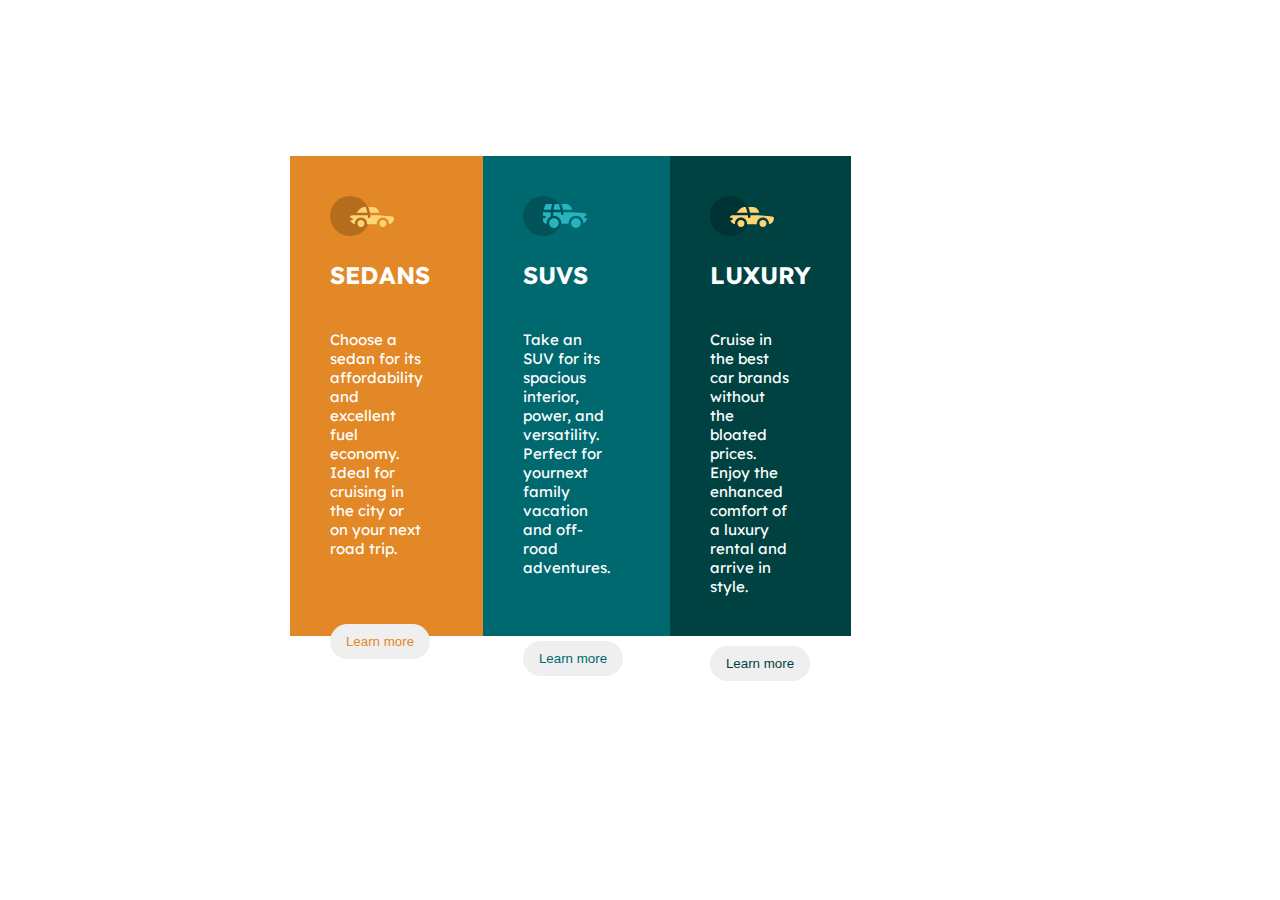
<file: Flexcard/index.html>
<!DOCTYPE html>
    <html lang="en">
    <head>
        <meta charset="UTF-8">
        <meta http-equiv="X-UA-Compatible" content="IE=edge">
        <meta name="viewport" content="width=device-width, initial-scale=1.0">
        <title>Flexcard</title>
        <link rel="stylesheet" type="text/css" href="style.css">
        <link rel="preconnect" href="https://fonts.googleapis.com">
        <link rel="preconnect" href="https://fonts.gstatic.com" crossorigin>
        <link href="https://fonts.googleapis.com/css2?family=Lexend+Deca&display=swap" rel="stylesheet">
    </head>
    <body>
        
        <main>
            <div class="flex-container">
                <div class="flex-items">
                    <div class="item-1">
                        <img src="images/icon-sedans.svg" alt="sedan-logo">
                        <h2>SEDANS</h2>
                        <p>
                            Choose a sedan for its affordability and excellent fuel economy.
                            Ideal for cruising in the city or on your next road trip.
                        </p>
                        <button type="button" class="btn">Learn more</button>
                    </div>
                    <div class="item-2">
                        <img src="images/icon-suvs.svg" alt="sedan-logo">
                        <h2>SUVS</h2>
                        <p>
                           Take an SUV for its spacious interior, power, and versatility.
                           Perfect for yournext family vacation and off-road adventures.
                        </p>
                        <button type="button" class="btn-1">Learn more</button>
                    </div>
                    <div class="item-3">
                        <img src="images/icon-sedans.svg" alt="sedan-logo">
                        <h2>LUXURY</h2>
                        <p>
                           Cruise in the best car brands without the bloated prices.
                           Enjoy the enhanced comfort of a luxury rental and arrive in style.
                        </p>
                        <button type="button" class="btn-2">Learn more</button>
                    </div>
                </div>
            </div>
        </main>
    </body>
    </html>
</file>
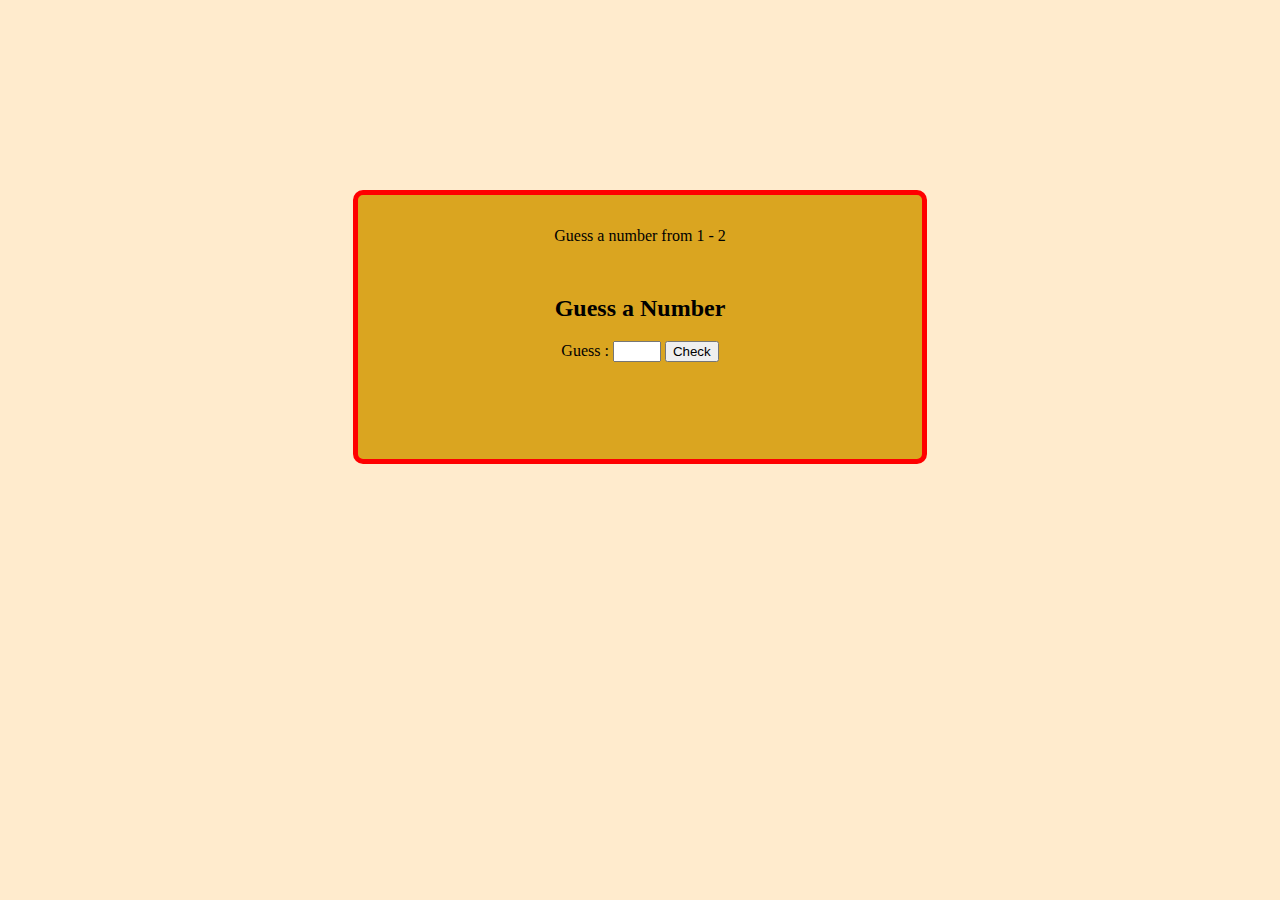
<file: NumberGuess/index.html>
<!DOCTYPE html>
<html lang="en">
<head>
    <meta charset="UTF-8">
    <meta http-equiv="X-UA-Compatible" content="IE=edge">
    <meta name="viewport" content="width=device-width, initial-scale=1.0">
    <title>NumberGame</title>
    <link rel="stylesheet" href="style.css">
</head>
<body>
    <div class="container">
    <div class="output"></div>
  <div class="box">
    <!--<label for="username">Username</label>
    <input type="text" class="username" required>
    <p>Guess a number from 1 - +<span>${game.max + 1}</span></p>-->
   <h2>Guess a Number</h2>
    Guess : <input type="number">
    <button>Check</button>
  </div>
</div>

    <script src="script.js"></script>
</body>
</html>
</file>
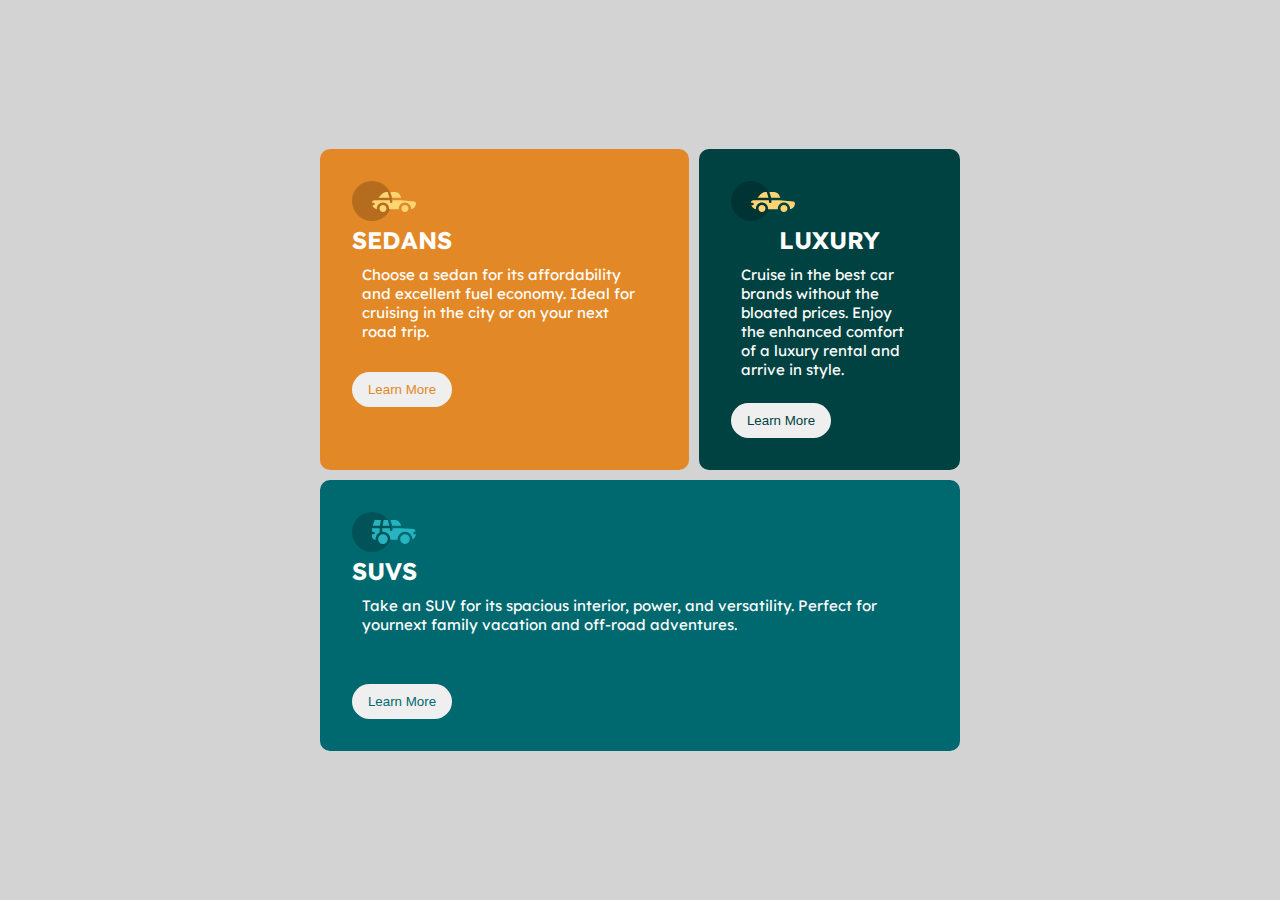
<file: Flexcard/grid.html>
<!DOCTYPE html>
<html lang="en">
<head>
    <meta charset="UTF-8">
    <meta http-equiv="X-UA-Compatible" content="IE=edge">
    <meta name="viewport" content="width=device-width, initial-scale=1.0">
    <title>Gridcard</title>
    <link rel="stylesheet" type="text/css" href="grid.css">
    <link rel="preconnect" href="https://fonts.googleapis.com">
    <link rel="preconnect" href="https://fonts.gstatic.com" crossorigin>
    <link href="https://fonts.googleapis.com/css2?family=Lexend+Deca&display=swap" rel="stylesheet">
</head>
<body>
    
    <div class="grid-container">
        <div class="grid-item-1">
            <img src="images/icon-sedans.svg" alt="sedan-logo">
            <h2>SEDANS</h2>
            <p>Choose a sedan for its affordability and excellent fuel economy.
                Ideal for cruising in the city or on your next road trip.</p>
                <button type="button" class="btn">Learn More</button>
        </div>
        <div class="grid-item-2">
            <img src="images/icon-suvs.svg" alt="sedan-logo">
            <h2>SUVS</h2>
            <p>Take an SUV for its spacious interior, power, and versatility.
                Perfect for yournext family vacation and off-road adventures.</p>
                <button type="button" class="btn-1">Learn More</button>
        </div>
        <div class="grid-item-3">
            <img src="images/icon-sedans.svg" alt="sedan-logo">
            <h2>LUXURY</h2>
            <p>Cruise in the best car brands without the bloated prices.
                Enjoy the enhanced comfort of a luxury rental and arrive in style.</p>
                <button type="button" class="btn-2">Learn More</button>
        </div>
    </div>

</body>
</html>
</file>
<file: Flexcard/style.css>
body{
    background-color: white;
    font-family: 'Lexend Deca', sans-serif;
}
p{
    font-size: 15px;
    padding: 20px;
    padding-left: 0;
    
}
head{
    align-items: center;
}
.flex-container{
    width: 700px;
    padding: 20px;
    justify-content: center;
    margin: 10% auto;
    background-color: white;
   
    height: 400px;
   
}
.flex-items{
    display: flex;
    align-items: center;
    color: white;
    padding: 10px 0;
        
    
}
.item-1{
    background-color: hsl(31, 77%, 52%);
    /*justify-items: stretch;*/
    padding: 40px;
    flex: 1;
    height: 400px;
    
}
.item-2{
    background-color: hsl(184, 100%, 22%);
    padding: 40px;
    flex: 1;
    height: 400px;
}
.item-3{
    background-color: hsl(179, 100%, 13%);
    padding: 40px;
    flex: 1;
    height: 400px;
    
}
.btn{
    border-radius: 20px;
    border: none;
    padding: 10px;
    width: 100px;
    margin-top: 27%;
    color:  hsl(31, 77%, 52%);;
}
.btn-1{
    border-radius: 20px;
    border: none;
    padding: 10px;
    width: 100px;
    margin-top: 27%;
    color:  hsl(184, 100%, 22%);
}
.btn-2{
    border-radius: 20px;
    border: none;
    padding: 10px;
    width: 100px;
    margin-top: 15%;
    color:  hsl(179, 100%, 13%);
}
@media screen and (max-width: 1440px) {
    .flex-items{
        width: 50%;
    }
}
@media screen and (max-width: 375px) {
    .flex-items{
        width: 100%;
        flex-direction: column;
    }
}
</file>
<file: NumberGuess/style.css>
body{
    background-color: blanchedalmond;
    place-items: center;
}
.box{
    text-align: center;
    justify-content: center;
    margin: auto;
    padding: 30px;
}
.output{
    justify-content: center;
    text-align: center;
}
.container{
    margin: 15% auto;
    padding: 30px;
    justify-content: center;
    align-items: center;
    padding: 2em;
    border: 5px solid red;
    width: 500px;
    height: 200px;
    background-color: goldenrod;
    border-radius: 10px;
    
}
</file>
<file: Flexcard/grid.css>
*{
    margin: 0;
    padding: 0;
}
body{
    background-color: lightgrey;
    display: flex;
    place-items: center;
    min-height: 100vh;
    color: white;
    font-family: 'Lexend Deca', sans-serif;
}
.grid-container{
    display: grid;
   /* padding: 2em;*/
    grid-template-areas: 
    "a a c"
    "b b b" 
    ;
    gap: 10px;
    width: 50%;
    margin: auto;
   

    
}
.grid-container div{
    padding: 2em;
    border-radius: 10px;
    /*align-items: center;*/
   
}
.grid-item-1{
    background-color:  hsl(31, 77%, 52%);
    grid-area: a;
    
    
}
.grid-item-2{
    background-color: hsl(184, 100%, 22%);
    grid-area: b;
}
.grid-item-3{
    background-color: hsl(179, 100%, 13%);
    grid-area: c;
    justify-items: center;
    align-content: center;
    
}
p{
    font-size: 15px;
    padding: 10px;
    
    
}
.btn{
    border-radius: 20px;
    border: none;
    padding: 10px;
    width: 100px;
    margin-top: 7%;
    color:  hsl(31, 77%, 52%);;
}

.btn-1{
    border-radius: 20px;
    border: none;
    padding: 10px;
    width: 100px;
    margin-top: 7%;
    color:  hsl(184, 100%, 22%);
}
.btn-2{
    border-radius: 20px;
    border: none;
    padding: 10px;
    width: 100px;
    margin-top: 7%;
    color:  hsl(179, 100%, 13%);
}
@media screen and (max-width: 1440px) {
    .grid-container{
        width: 50%;
    }
}
@media screen and (max-width: 375px) {
    .grid-container{
        width: 100%;
    }
}
</file>
